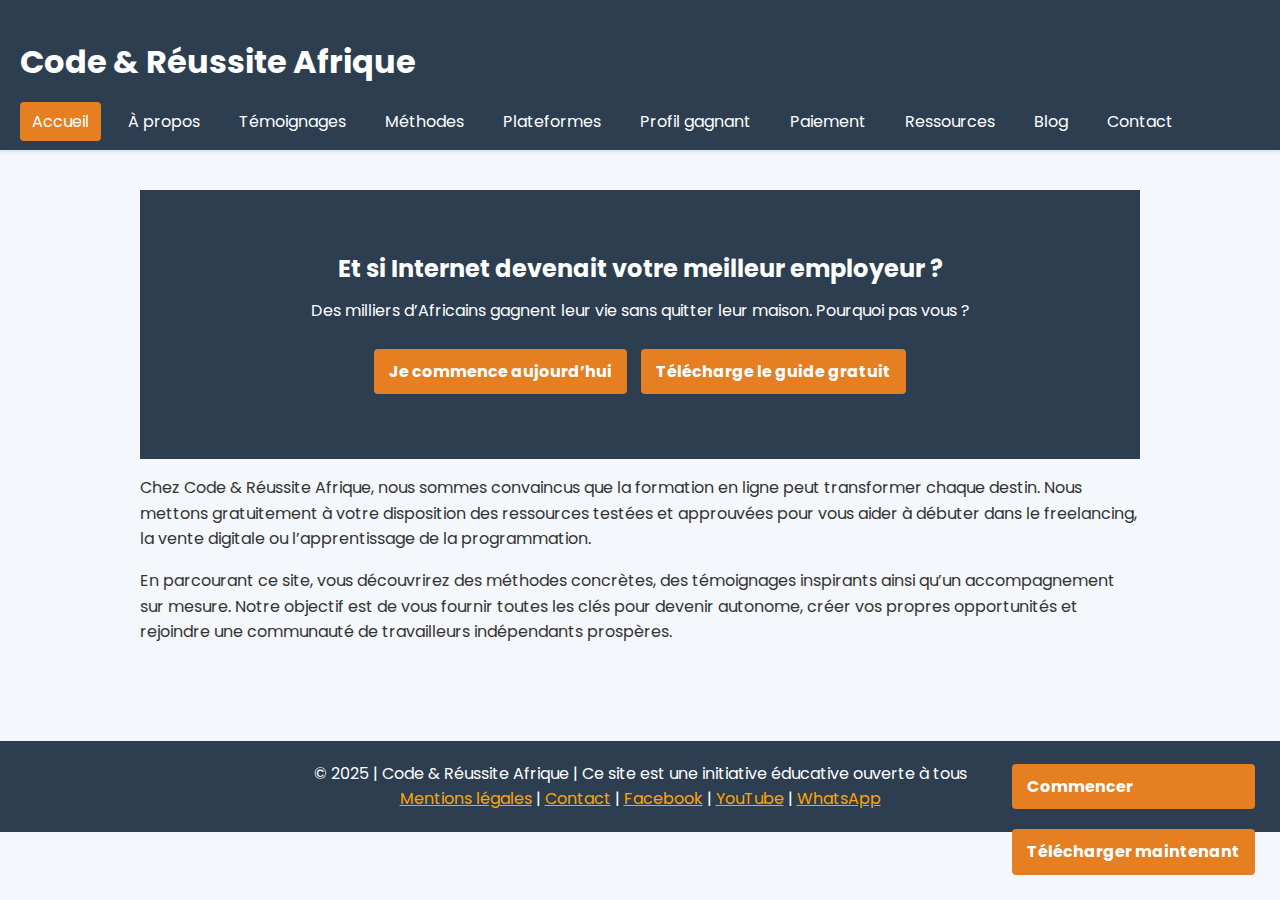
<file: index.html>
<!DOCTYPE html>
<html lang="fr">
<head>
  <meta charset="UTF-8">
  <meta name="viewport" content="width=device-width, initial-scale=1.0">
  <title>Code &amp; Réussite Afrique - Accueil</title>
  <link href="https://fonts.googleapis.com/css2?family=Poppins:wght@400;700&display=swap" rel="stylesheet">
  <link rel="stylesheet" href="style.css">
</head>
<body>
<header>
  <h1>Code &amp; Réussite Afrique</h1>
  <nav>
    <ul>
      <li><a href="index.html" class="active">Accueil</a></li>
      <li><a href="a-propos.html">À propos</a></li>
      <li><a href="temoignages.html">Témoignages</a></li>
      <li><a href="methodes.html">Méthodes</a></li>
      <li><a href="plateformes.html">Plateformes</a></li>
      <li><a href="profil.html">Profil gagnant</a></li>
      <li><a href="paiement.html">Paiement</a></li>
      <li><a href="ressources.html">Ressources</a></li>
      <li><a href="blog.html">Blog</a></li>
      <li><a href="contact.html">Contact</a></li>
    </ul>
  </nav>
</header>
<main>
  <section class="banner">
    <h2>Et si Internet devenait votre meilleur employeur ?</h2>
    <p>Des milliers d’Africains gagnent leur vie sans quitter leur maison. Pourquoi pas vous ?</p>
    <a href="contact.html" class="button">Je commence aujourd’hui</a>
    <a href="ressources.html" class="button">Télécharge le guide gratuit</a>
  </section>
  <section>
    <p>Chez Code &amp; Réussite Afrique, nous sommes convaincus que la formation en ligne peut transformer chaque destin. Nous mettons gratuitement à votre disposition des ressources testées et approuvées pour vous aider à débuter dans le freelancing, la vente digitale ou l’apprentissage de la programmation.</p>
    <p>En parcourant ce site, vous découvrirez des méthodes concrètes, des témoignages inspirants ainsi qu’un accompagnement sur mesure. Notre objectif est de vous fournir toutes les clés pour devenir autonome, créer vos propres opportunités et rejoindre une communauté de travailleurs indépendants prospères.</p>
  </section>
</main>
<div class="cta-floating">
  <a href="contact.html" class="button">Commencer</a>
  <a href="ressources.html" class="button">Télécharger maintenant</a>
</div>
<footer>
  © 2025 | Code &amp; Réussite Afrique | Ce site est une initiative éducative ouverte à tous<br>
  <a href="contact.html" style="color:#FFA500;">Mentions légales</a> | <a href="contact.html" style="color:#FFA500;">Contact</a> | <a href="#" style="color:#FFA500;">Facebook</a> | <a href="#" style="color:#FFA500;">YouTube</a> | <a href="#" style="color:#FFA500;">WhatsApp</a>
</footer>
</body>
</html>
</file>
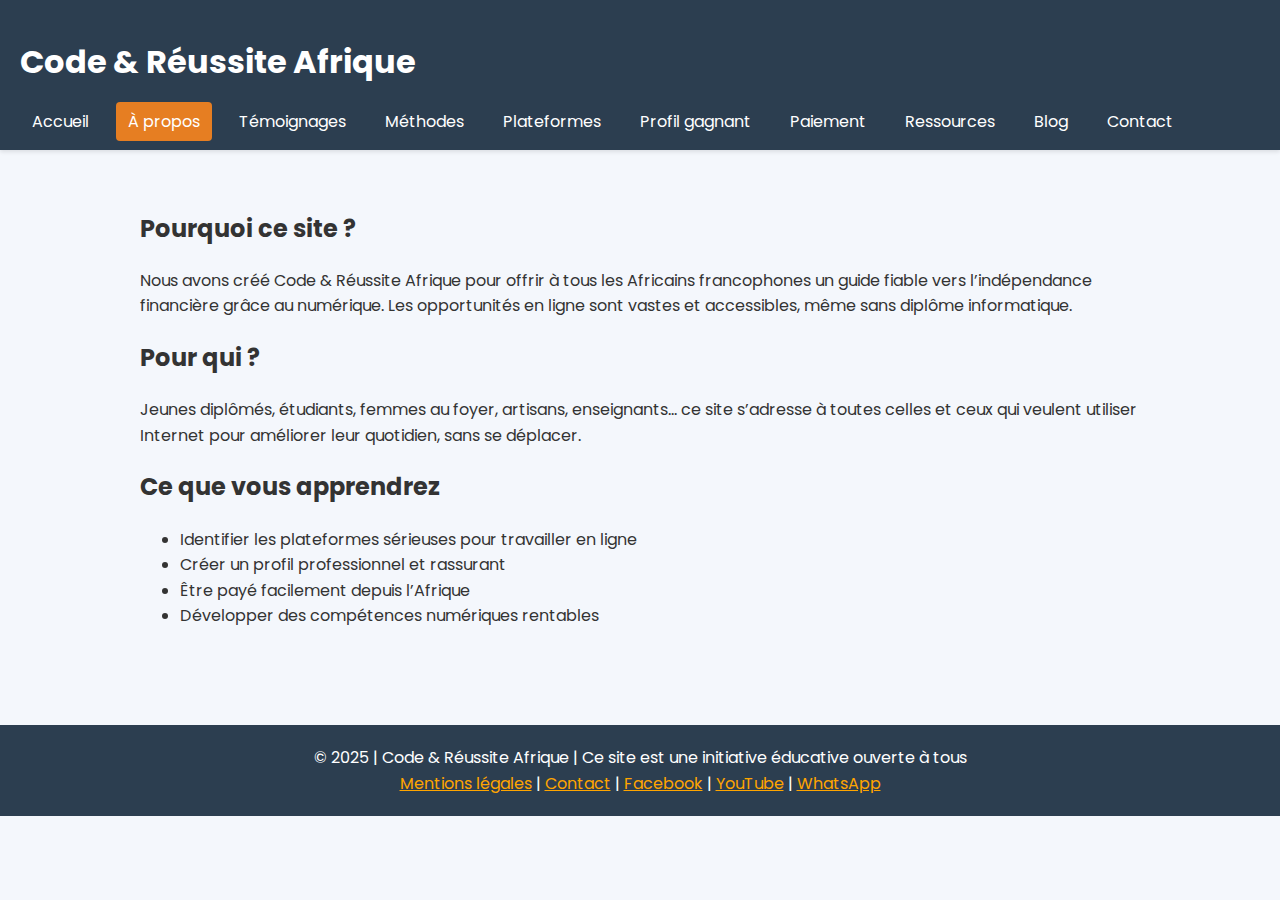
<file: a-propos.html>
<!DOCTYPE html>
<html lang="fr">
<head>
  <meta charset="UTF-8">
  <meta name="viewport" content="width=device-width, initial-scale=1.0">
  <title>À propos - Code &amp; Réussite Afrique</title>
    <link href="https://fonts.googleapis.com/css2?family=Poppins:wght@400;700&display=swap" rel="stylesheet">
    <link rel="stylesheet" href="style.css">
</head>
<body>
<header>
  <h1>Code &amp; Réussite Afrique</h1>
  <nav>
    <ul>
      <li><a href="index.html">Accueil</a></li>
      <li><a href="a-propos.html" class="active">À propos</a></li>
      <li><a href="temoignages.html">Témoignages</a></li>
      <li><a href="methodes.html">Méthodes</a></li>
      <li><a href="plateformes.html">Plateformes</a></li>
      <li><a href="profil.html">Profil gagnant</a></li>
      <li><a href="paiement.html">Paiement</a></li>
      <li><a href="ressources.html">Ressources</a></li>
      <li><a href="blog.html">Blog</a></li>
      <li><a href="contact.html">Contact</a></li>
    </ul>
  </nav>
</header>
<main>
  <h2>Pourquoi ce site ?</h2>
  <p>Nous avons créé Code &amp; Réussite Afrique pour offrir à tous les Africains francophones un guide fiable vers l’indépendance financière grâce au numérique. Les opportunités en ligne sont vastes et accessibles, même sans diplôme informatique.</p>
  <h2>Pour qui ?</h2>
  <p>Jeunes diplômés, étudiants, femmes au foyer, artisans, enseignants… ce site s’adresse à toutes celles et ceux qui veulent utiliser Internet pour améliorer leur quotidien, sans se déplacer.</p>
  <h2>Ce que vous apprendrez</h2>
  <ul>
    <li>Identifier les plateformes sérieuses pour travailler en ligne</li>
    <li>Créer un profil professionnel et rassurant</li>
    <li>Être payé facilement depuis l’Afrique</li>
    <li>Développer des compétences numériques rentables</li>
  </ul>
</main>
<footer>
  © 2025 | Code &amp; Réussite Afrique | Ce site est une initiative éducative ouverte à tous<br>
  <a href="contact.html" style="color:#FFA500;">Mentions légales</a> | <a href="contact.html" style="color:#FFA500;">Contact</a> | <a href="#" style="color:#FFA500;">Facebook</a> | <a href="#" style="color:#FFA500;">YouTube</a> | <a href="#" style="color:#FFA500;">WhatsApp</a>
</footer>
</body>
</html>
</file>
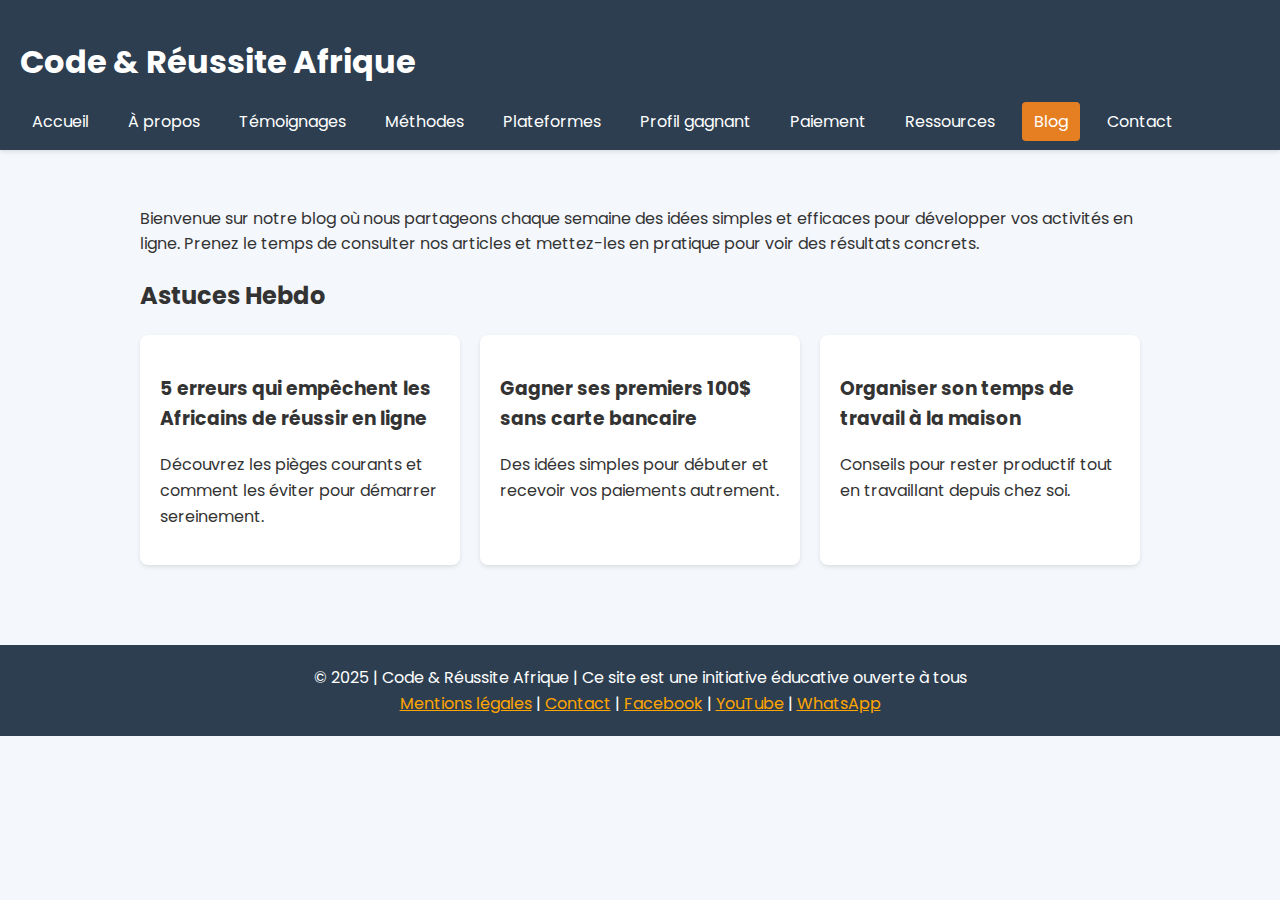
<file: blog.html>
<!DOCTYPE html>
<html lang="fr">
<head>
  <meta charset="UTF-8">
  <meta name="viewport" content="width=device-width, initial-scale=1.0">
  <title>Blog - Code &amp; Réussite Afrique</title>
    <link href="https://fonts.googleapis.com/css2?family=Poppins:wght@400;700&display=swap" rel="stylesheet">
    <link rel="stylesheet" href="style.css">
</head>
<body>
<header>
  <h1>Code &amp; Réussite Afrique</h1>
  <nav>
    <ul>
      <li><a href="index.html">Accueil</a></li>
      <li><a href="a-propos.html">À propos</a></li>
      <li><a href="temoignages.html">Témoignages</a></li>
      <li><a href="methodes.html">Méthodes</a></li>
      <li><a href="plateformes.html">Plateformes</a></li>
      <li><a href="profil.html">Profil gagnant</a></li>
      <li><a href="paiement.html">Paiement</a></li>
      <li><a href="ressources.html">Ressources</a></li>
      <li><a href="blog.html" class="active">Blog</a></li>
      <li><a href="contact.html">Contact</a></li>
    </ul>
  </nav>
</header>
<main>
    <p>Bienvenue sur notre blog où nous partageons chaque semaine des idées simples et efficaces pour développer vos activités en ligne. Prenez le temps de consulter nos articles et mettez-les en pratique pour voir des résultats concrets.</p>
  <h2>Astuces Hebdo</h2>
  <div class="cards">
    <div class="card">
      <h3>5 erreurs qui empêchent les Africains de réussir en ligne</h3>
      <p>Découvrez les pièges courants et comment les éviter pour démarrer sereinement.</p>
    </div>
    <div class="card">
      <h3>Gagner ses premiers 100$ sans carte bancaire</h3>
      <p>Des idées simples pour débuter et recevoir vos paiements autrement.</p>
    </div>
    <div class="card">
      <h3>Organiser son temps de travail à la maison</h3>
      <p>Conseils pour rester productif tout en travaillant depuis chez soi.</p>
    </div>
  </div>
</main>
<footer>
  © 2025 | Code &amp; Réussite Afrique | Ce site est une initiative éducative ouverte à tous<br>
  <a href="contact.html" style="color:#FFA500;">Mentions légales</a> | <a href="contact.html" style="color:#FFA500;">Contact</a> | <a href="#" style="color:#FFA500;">Facebook</a> | <a href="#" style="color:#FFA500;">YouTube</a> | <a href="#" style="color:#FFA500;">WhatsApp</a>
</footer>
</body>
</html>
</file>
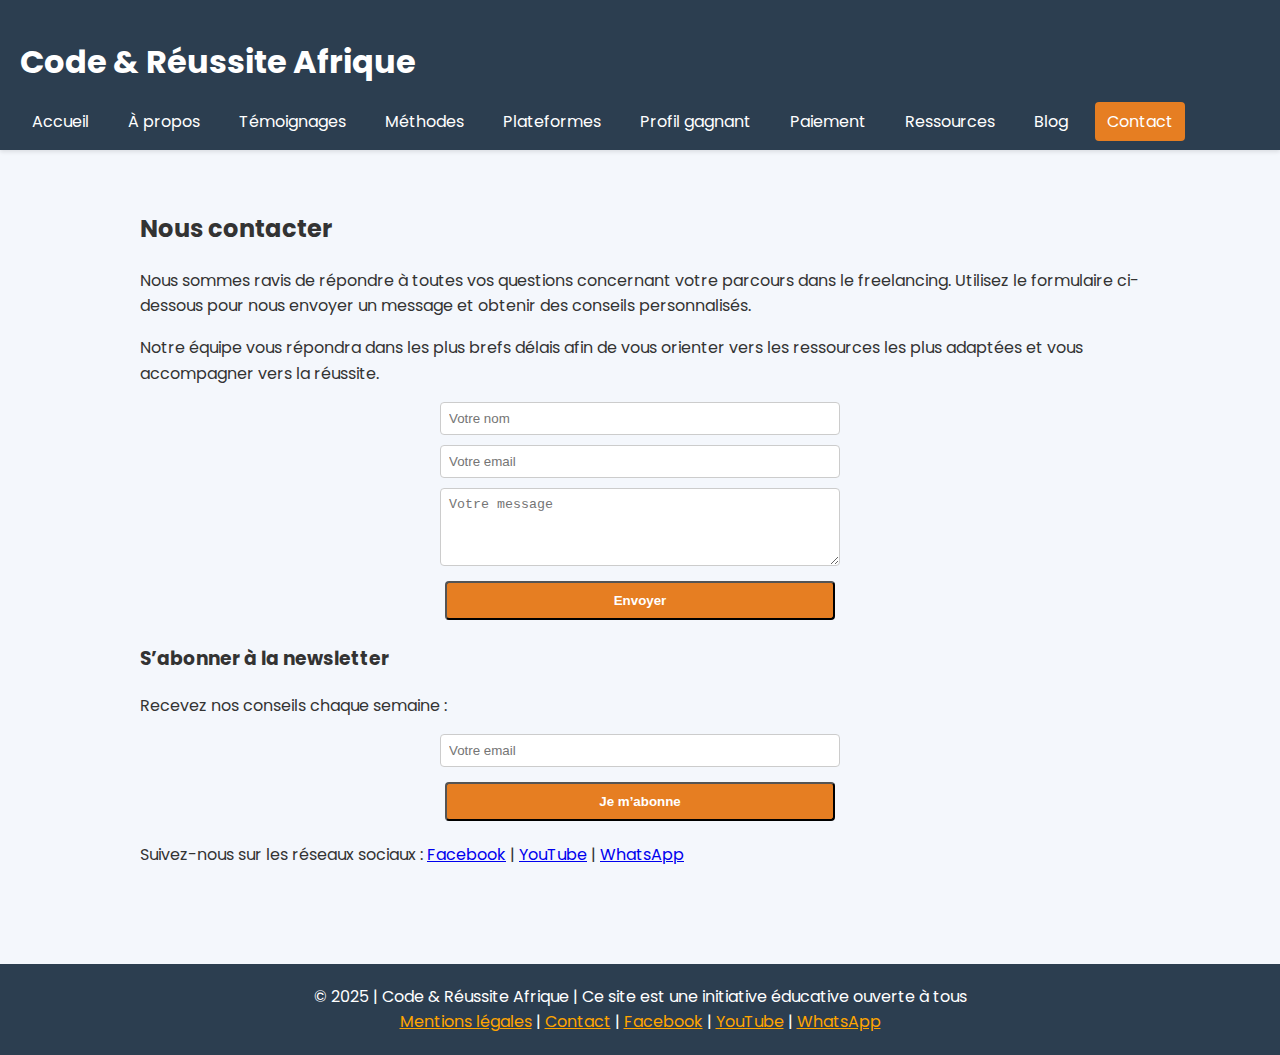
<file: contact.html>
<!DOCTYPE html>
<html lang="fr">
<head>
  <meta charset="UTF-8">
  <meta name="viewport" content="width=device-width, initial-scale=1.0">
  <title>Contact - Code &amp; Réussite Afrique</title>
    <link href="https://fonts.googleapis.com/css2?family=Poppins:wght@400;700&display=swap" rel="stylesheet">
    <link rel="stylesheet" href="style.css">
</head>
<body>
<header>
  <h1>Code &amp; Réussite Afrique</h1>
  <nav>
    <ul>
      <li><a href="index.html">Accueil</a></li>
      <li><a href="a-propos.html">À propos</a></li>
      <li><a href="temoignages.html">Témoignages</a></li>
      <li><a href="methodes.html">Méthodes</a></li>
      <li><a href="plateformes.html">Plateformes</a></li>
      <li><a href="profil.html">Profil gagnant</a></li>
      <li><a href="paiement.html">Paiement</a></li>
      <li><a href="ressources.html">Ressources</a></li>
      <li><a href="blog.html">Blog</a></li>
      <li><a href="contact.html" class="active">Contact</a></li>
    </ul>
  </nav>
</header>
<main>
  <h2>Nous contacter</h2>
    <p>Nous sommes ravis de répondre à toutes vos questions concernant votre parcours dans le freelancing. Utilisez le formulaire ci-dessous pour nous envoyer un message et obtenir des conseils personnalisés.</p>
    <p>Notre équipe vous répondra dans les plus brefs délais afin de vous orienter vers les ressources les plus adaptées et vous accompagner vers la réussite.</p>
  <form>
    <input type="text" placeholder="Votre nom" required>
    <input type="email" placeholder="Votre email" required>
    <textarea rows="4" placeholder="Votre message" required></textarea>
    <button type="submit" class="button">Envoyer</button>
  </form>
  <h3>S’abonner à la newsletter</h3>
  <p>Recevez nos conseils chaque semaine :</p>
  <form>
    <input type="email" placeholder="Votre email" required>
    <button type="submit" class="button">Je m’abonne</button>
  </form>
  <p>Suivez-nous sur les réseaux sociaux : <a href="#">Facebook</a> | <a href="#">YouTube</a> | <a href="#">WhatsApp</a></p>
</main>
<footer>
  © 2025 | Code &amp; Réussite Afrique | Ce site est une initiative éducative ouverte à tous<br>
  <a href="contact.html" style="color:#FFA500;">Mentions légales</a> | <a href="contact.html" style="color:#FFA500;">Contact</a> | <a href="#" style="color:#FFA500;">Facebook</a> | <a href="#" style="color:#FFA500;">YouTube</a> | <a href="#" style="color:#FFA500;">WhatsApp</a>
</footer>
</body>
</html>
</file>
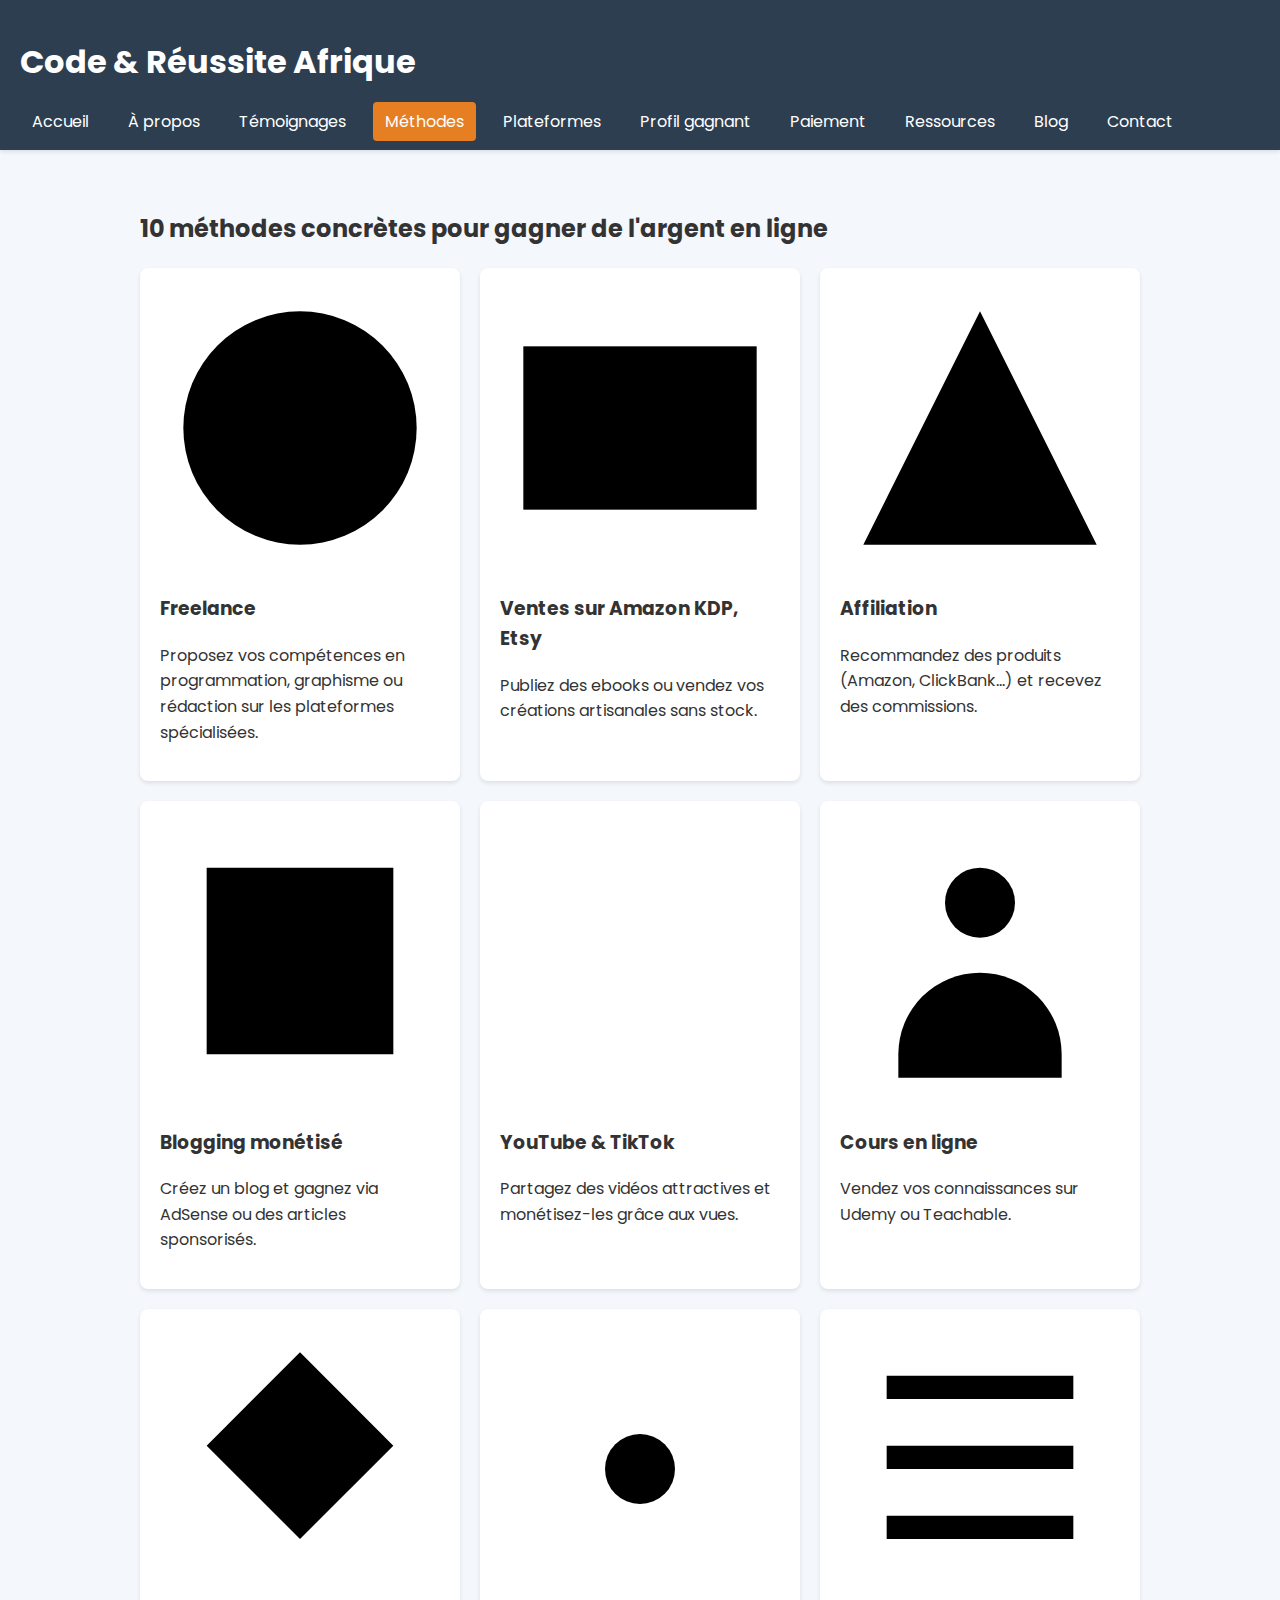
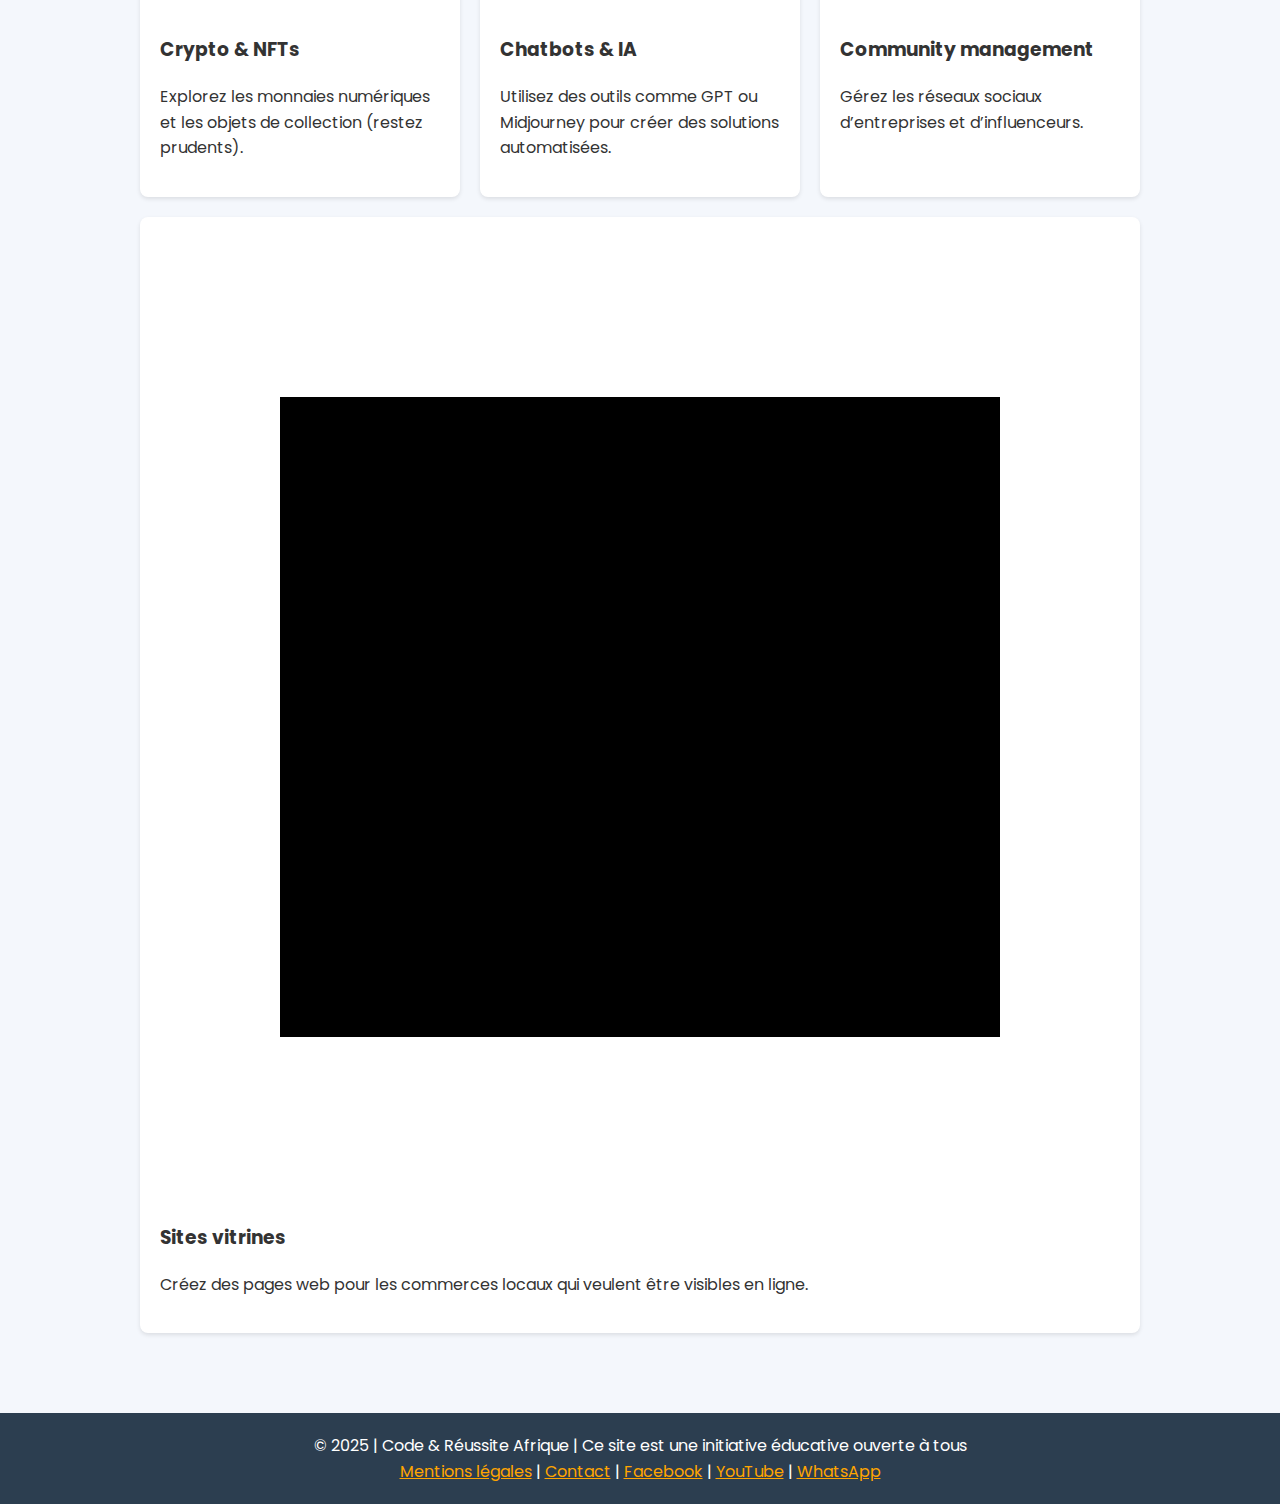
<file: methodes.html>
<!DOCTYPE html>
<html lang="fr">
<head>
  <meta charset="UTF-8">
  <meta name="viewport" content="width=device-width, initial-scale=1.0">
  <title>Méthodes - Code &amp; Réussite Afrique</title>
    <link href="https://fonts.googleapis.com/css2?family=Poppins:wght@400;700&display=swap" rel="stylesheet">
    <link rel="stylesheet" href="style.css">
</head>
<body>
<header>
  <h1>Code &amp; Réussite Afrique</h1>
  <nav>
    <ul>
      <li><a href="index.html">Accueil</a></li>
      <li><a href="a-propos.html">À propos</a></li>
      <li><a href="temoignages.html">Témoignages</a></li>
      <li><a href="methodes.html" class="active">Méthodes</a></li>
      <li><a href="plateformes.html">Plateformes</a></li>
      <li><a href="profil.html">Profil gagnant</a></li>
      <li><a href="paiement.html">Paiement</a></li>
      <li><a href="ressources.html">Ressources</a></li>
      <li><a href="blog.html">Blog</a></li>
      <li><a href="contact.html">Contact</a></li>
    </ul>
  </nav>
</header>
<main>
  <h2>10 méthodes concrètes pour gagner de l'argent en ligne</h2>
  <div class="cards">
    <div class="card">
      <svg viewBox="0 0 24 24"><circle cx="12" cy="12" r="10"/></svg>
      <h3>Freelance</h3>
      <p>Proposez vos compétences en programmation, graphisme ou rédaction sur les plateformes spécialisées.</p>
    </div>
    <div class="card">
      <svg viewBox="0 0 24 24"><rect width="20" height="14" x="2" y="5"/></svg>
      <h3>Ventes sur Amazon KDP, Etsy</h3>
      <p>Publiez des ebooks ou vendez vos créations artisanales sans stock.</p>
    </div>
    <div class="card">
      <svg viewBox="0 0 24 24"><polygon points="12,2 22,22 2,22"/></svg>
      <h3>Affiliation</h3>
      <p>Recommandez des produits (Amazon, ClickBank…) et recevez des commissions.</p>
    </div>
    <div class="card">
      <svg viewBox="0 0 24 24"><path d="M4 4h16v16H4z"/></svg>
      <h3>Blogging monétisé</h3>
      <p>Créez un blog et gagnez via AdSense ou des articles sponsorisés.</p>
    </div>
    <div class="card">
      <svg viewBox="0 0 24 24"><path d="M12 2v20M2 12h20"/></svg>
      <h3>YouTube &amp; TikTok</h3>
      <p>Partagez des vidéos attractives et monétisez-les grâce aux vues.</p>
    </div>
    <div class="card">
      <svg viewBox="0 0 24 24"><circle cx="12" cy="7" r="3"/><path d="M5 22v-2a7 7 0 0114 0v2"/></svg>
      <h3>Cours en ligne</h3>
      <p>Vendez vos connaissances sur Udemy ou Teachable.</p>
    </div>
    <div class="card">
      <svg viewBox="0 0 24 24"><path d="M12 2l8 8-8 8-8-8z"/></svg>
      <h3>Crypto &amp; NFTs</h3>
      <p>Explorez les monnaies numériques et les objets de collection (restez prudents).</p>
    </div>
    <div class="card">
      <svg viewBox="0 0 24 24"><circle cx="12" cy="12" r="3"/><path d="M12 2v2M12 20v2M2 12h2M20 12h2"/></svg>
      <h3>Chatbots &amp; IA</h3>
      <p>Utilisez des outils comme GPT ou Midjourney pour créer des solutions automatisées.</p>
    </div>
    <div class="card">
      <svg viewBox="0 0 24 24"><path d="M4 4h16v2H4zM4 10h16v2H4zM4 16h16v2H4z"/></svg>
      <h3>Community management</h3>
      <p>Gérez les réseaux sociaux d’entreprises et d’influenceurs.</p>
    </div>
    <div class="card">
      <svg viewBox="0 0 24 24"><path d="M3 4h18v16H3z"/></svg>
      <h3>Sites vitrines</h3>
      <p>Créez des pages web pour les commerces locaux qui veulent être visibles en ligne.</p>
    </div>
  </div>
</main>
<footer>
  © 2025 | Code &amp; Réussite Afrique | Ce site est une initiative éducative ouverte à tous<br>
  <a href="contact.html" style="color:#FFA500;">Mentions légales</a> | <a href="contact.html" style="color:#FFA500;">Contact</a> | <a href="#" style="color:#FFA500;">Facebook</a> | <a href="#" style="color:#FFA500;">YouTube</a> | <a href="#" style="color:#FFA500;">WhatsApp</a>
</footer>
</body>
</html>
</file>
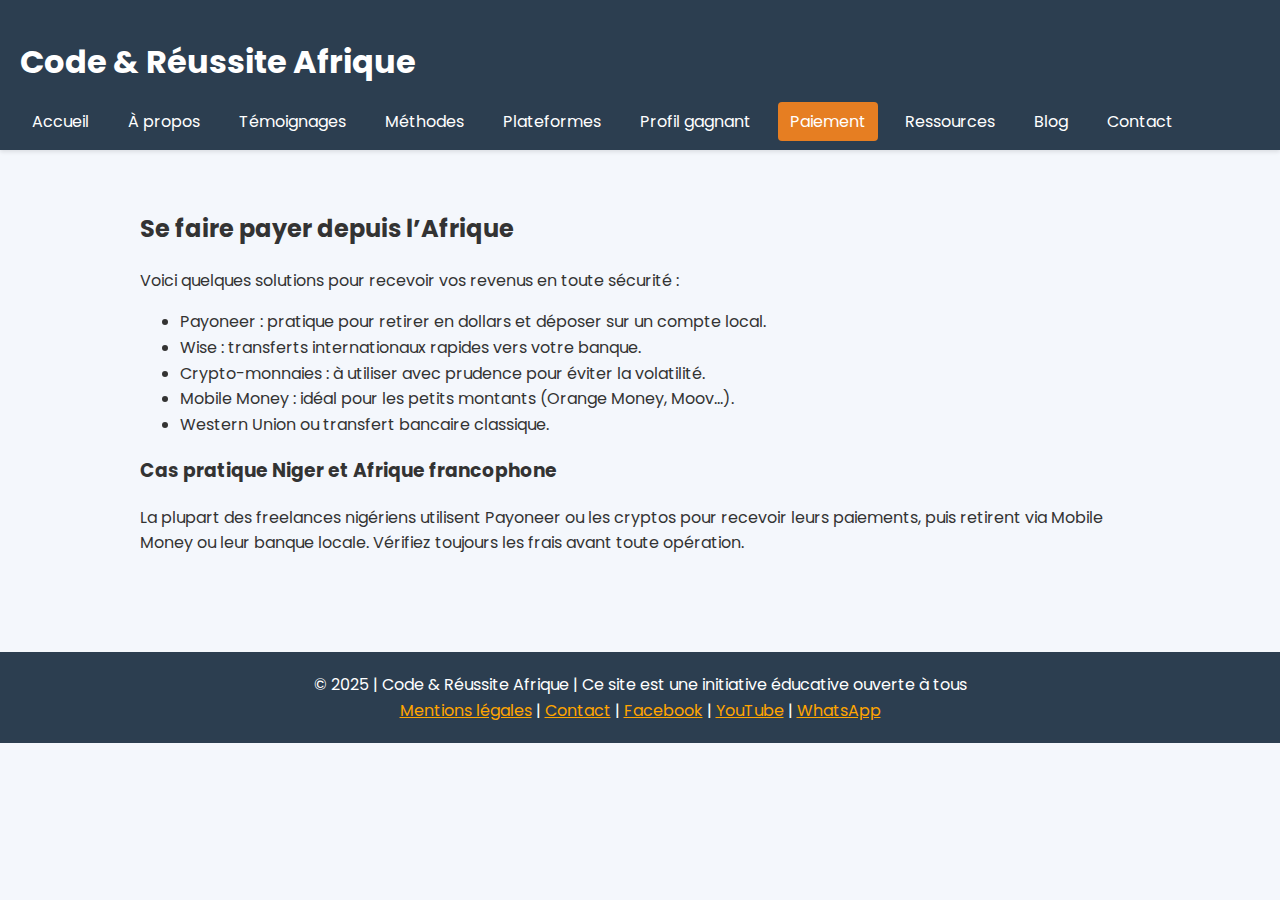
<file: paiement.html>
<!DOCTYPE html>
<html lang="fr">
<head>
  <meta charset="UTF-8">
  <meta name="viewport" content="width=device-width, initial-scale=1.0">
  <title>Paiement - Code &amp; Réussite Afrique</title>
    <link href="https://fonts.googleapis.com/css2?family=Poppins:wght@400;700&display=swap" rel="stylesheet">
    <link rel="stylesheet" href="style.css">
</head>
<body>
<header>
  <h1>Code &amp; Réussite Afrique</h1>
  <nav>
    <ul>
      <li><a href="index.html">Accueil</a></li>
      <li><a href="a-propos.html">À propos</a></li>
      <li><a href="temoignages.html">Témoignages</a></li>
      <li><a href="methodes.html">Méthodes</a></li>
      <li><a href="plateformes.html">Plateformes</a></li>
      <li><a href="profil.html">Profil gagnant</a></li>
      <li><a href="paiement.html" class="active">Paiement</a></li>
      <li><a href="ressources.html">Ressources</a></li>
      <li><a href="blog.html">Blog</a></li>
      <li><a href="contact.html">Contact</a></li>
    </ul>
  </nav>
</header>
<main>
  <h2>Se faire payer depuis l’Afrique</h2>
  <p>Voici quelques solutions pour recevoir vos revenus en toute sécurité :</p>
  <ul>
    <li>Payoneer : pratique pour retirer en dollars et déposer sur un compte local.</li>
    <li>Wise : transferts internationaux rapides vers votre banque.</li>
    <li>Crypto-monnaies : à utiliser avec prudence pour éviter la volatilité.</li>
    <li>Mobile Money : idéal pour les petits montants (Orange Money, Moov…).</li>
    <li>Western Union ou transfert bancaire classique.</li>
  </ul>
  <h3>Cas pratique Niger et Afrique francophone</h3>
  <p>La plupart des freelances nigériens utilisent Payoneer ou les cryptos pour recevoir leurs paiements, puis retirent via Mobile Money ou leur banque locale. Vérifiez toujours les frais avant toute opération.</p>
</main>
<footer>
  © 2025 | Code &amp; Réussite Afrique | Ce site est une initiative éducative ouverte à tous<br>
  <a href="contact.html" style="color:#FFA500;">Mentions légales</a> | <a href="contact.html" style="color:#FFA500;">Contact</a> | <a href="#" style="color:#FFA500;">Facebook</a> | <a href="#" style="color:#FFA500;">YouTube</a> | <a href="#" style="color:#FFA500;">WhatsApp</a>
</footer>
</body>
</html>
</file>
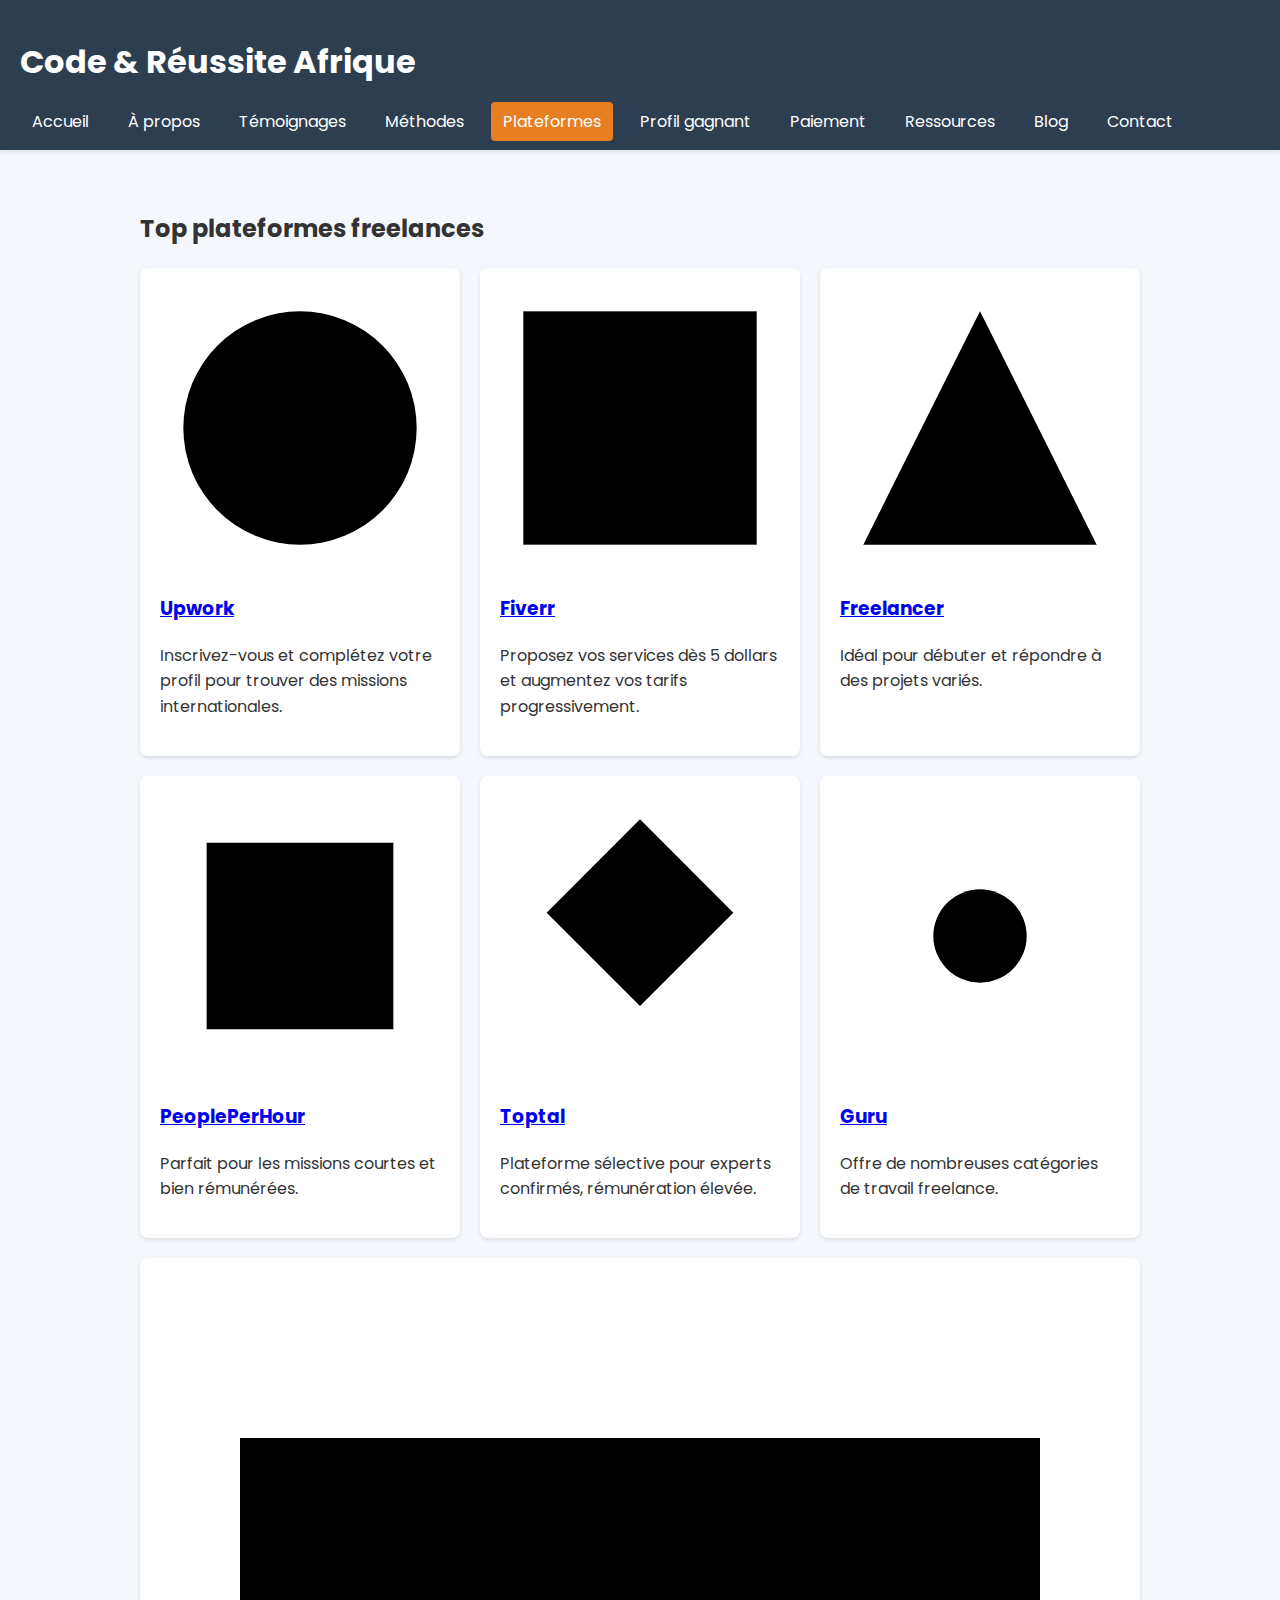
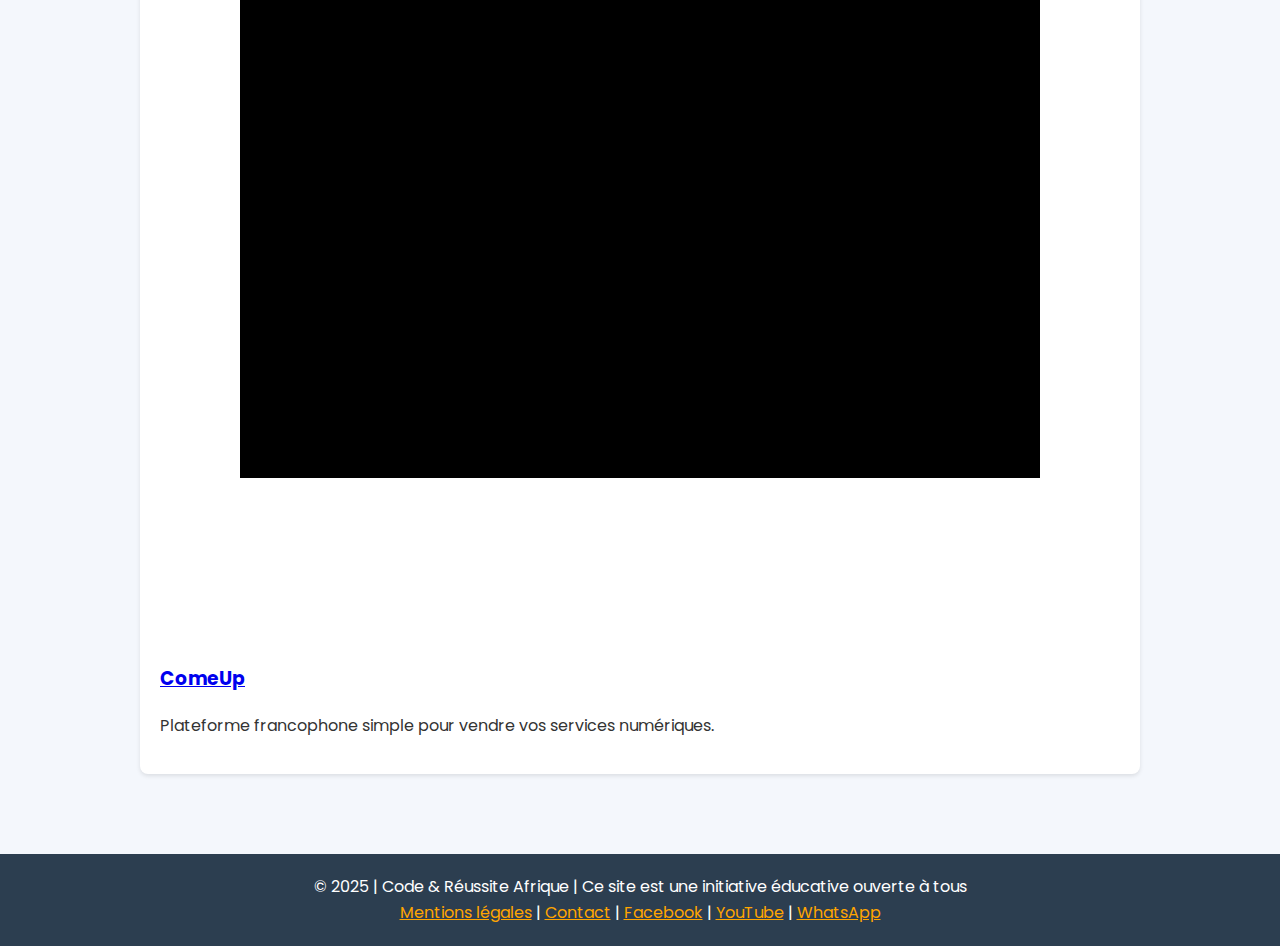
<file: plateformes.html>
<!DOCTYPE html>
<html lang="fr">
<head>
  <meta charset="UTF-8">
  <meta name="viewport" content="width=device-width, initial-scale=1.0">
  <title>Plateformes freelances - Code &amp; Réussite Afrique</title>
    <link href="https://fonts.googleapis.com/css2?family=Poppins:wght@400;700&display=swap" rel="stylesheet">
    <link rel="stylesheet" href="style.css">
</head>
<body>
<header>
  <h1>Code &amp; Réussite Afrique</h1>
  <nav>
    <ul>
      <li><a href="index.html">Accueil</a></li>
      <li><a href="a-propos.html">À propos</a></li>
      <li><a href="temoignages.html">Témoignages</a></li>
      <li><a href="methodes.html">Méthodes</a></li>
      <li><a href="plateformes.html" class="active">Plateformes</a></li>
      <li><a href="profil.html">Profil gagnant</a></li>
      <li><a href="paiement.html">Paiement</a></li>
      <li><a href="ressources.html">Ressources</a></li>
      <li><a href="blog.html">Blog</a></li>
      <li><a href="contact.html">Contact</a></li>
    </ul>
  </nav>
</header>
<main>
  <h2>Top plateformes freelances</h2>
  <div class="cards">
    <div class="card">
      <svg viewBox="0 0 24 24"><circle cx="12" cy="12" r="10"/></svg>
      <h3><a href="https://www.upwork.com" target="_blank">Upwork</a></h3>
      <p>Inscrivez-vous et complétez votre profil pour trouver des missions internationales.</p>
    </div>
    <div class="card">
      <svg viewBox="0 0 24 24"><rect x="2" y="2" width="20" height="20"/></svg>
      <h3><a href="https://www.fiverr.com" target="_blank">Fiverr</a></h3>
      <p>Proposez vos services dès 5 dollars et augmentez vos tarifs progressivement.</p>
    </div>
    <div class="card">
      <svg viewBox="0 0 24 24"><polygon points="12,2 22,22 2,22"/></svg>
      <h3><a href="https://www.freelancer.com" target="_blank">Freelancer</a></h3>
      <p>Idéal pour débuter et répondre à des projets variés.</p>
    </div>
    <div class="card">
      <svg viewBox="0 0 24 24"><path d="M4 4h16v16H4z"/></svg>
      <h3><a href="https://www.peopleperhour.com" target="_blank">PeoplePerHour</a></h3>
      <p>Parfait pour les missions courtes et bien rémunérées.</p>
    </div>
    <div class="card">
      <svg viewBox="0 0 24 24"><path d="M12 2l8 8-8 8-8-8z"/></svg>
      <h3><a href="https://www.toptal.com" target="_blank">Toptal</a></h3>
      <p>Plateforme sélective pour experts confirmés, rémunération élevée.</p>
    </div>
    <div class="card">
      <svg viewBox="0 0 24 24"><circle cx="12" cy="12" r="4"/><path d="M2 12h4M18 12h4"/></svg>
      <h3><a href="https://www.guru.com" target="_blank">Guru</a></h3>
      <p>Offre de nombreuses catégories de travail freelance.</p>
    </div>
    <div class="card">
      <svg viewBox="0 0 24 24"><path d="M2 4h20v16H2z"/></svg>
      <h3><a href="https://comeup.com" target="_blank">ComeUp</a></h3>
      <p>Plateforme francophone simple pour vendre vos services numériques.</p>
    </div>
  </div>
</main>
<footer>
  © 2025 | Code &amp; Réussite Afrique | Ce site est une initiative éducative ouverte à tous<br>
  <a href="contact.html" style="color:#FFA500;">Mentions légales</a> | <a href="contact.html" style="color:#FFA500;">Contact</a> | <a href="#" style="color:#FFA500;">Facebook</a> | <a href="#" style="color:#FFA500;">YouTube</a> | <a href="#" style="color:#FFA500;">WhatsApp</a>
</footer>
</body>
</html>
</file>
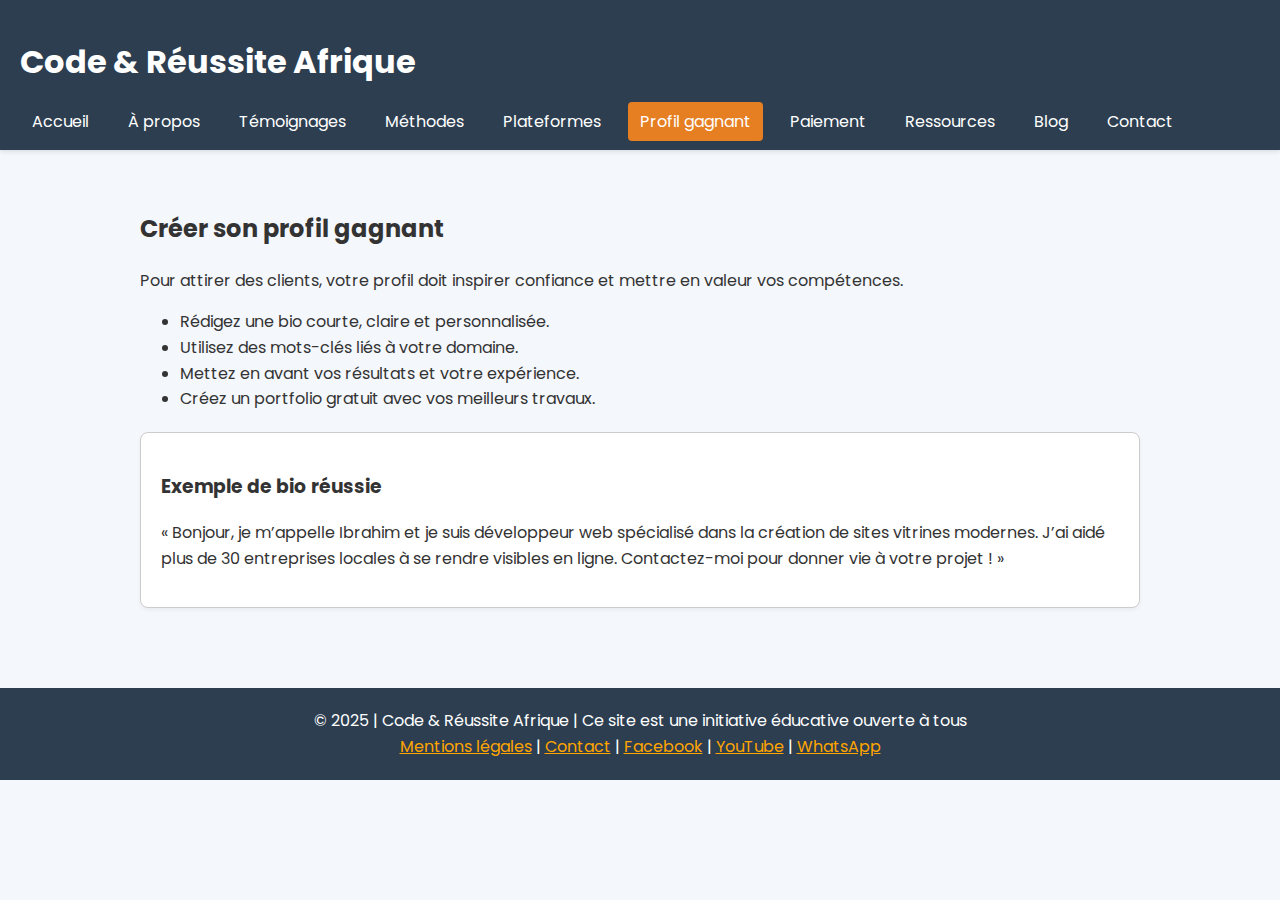
<file: profil.html>
<!DOCTYPE html>
<html lang="fr">
<head>
  <meta charset="UTF-8">
  <meta name="viewport" content="width=device-width, initial-scale=1.0">
  <title>Profil gagnant - Code &amp; Réussite Afrique</title>
    <link href="https://fonts.googleapis.com/css2?family=Poppins:wght@400;700&display=swap" rel="stylesheet">
    <link rel="stylesheet" href="style.css">
</head>
<body>
<header>
  <h1>Code &amp; Réussite Afrique</h1>
  <nav>
    <ul>
      <li><a href="index.html">Accueil</a></li>
      <li><a href="a-propos.html">À propos</a></li>
      <li><a href="temoignages.html">Témoignages</a></li>
      <li><a href="methodes.html">Méthodes</a></li>
      <li><a href="plateformes.html">Plateformes</a></li>
      <li><a href="profil.html" class="active">Profil gagnant</a></li>
      <li><a href="paiement.html">Paiement</a></li>
      <li><a href="ressources.html">Ressources</a></li>
      <li><a href="blog.html">Blog</a></li>
      <li><a href="contact.html">Contact</a></li>
    </ul>
  </nav>
</header>
<main>
  <h2>Créer son profil gagnant</h2>
  <p>Pour attirer des clients, votre profil doit inspirer confiance et mettre en valeur vos compétences.</p>
  <ul>
    <li>Rédigez une bio courte, claire et personnalisée.</li>
    <li>Utilisez des mots-clés liés à votre domaine.</li>
    <li>Mettez en avant vos résultats et votre expérience.</li>
    <li>Créez un portfolio gratuit avec vos meilleurs travaux.</li>
  </ul>
  <div class="example">
    <h3>Exemple de bio réussie</h3>
    <p>« Bonjour, je m’appelle Ibrahim et je suis développeur web spécialisé dans la création de sites vitrines modernes. J’ai aidé plus de 30 entreprises locales à se rendre visibles en ligne. Contactez-moi pour donner vie à votre projet ! »</p>
  </div>
</main>
<footer>
  © 2025 | Code &amp; Réussite Afrique | Ce site est une initiative éducative ouverte à tous<br>
  <a href="contact.html" style="color:#FFA500;">Mentions légales</a> | <a href="contact.html" style="color:#FFA500;">Contact</a> | <a href="#" style="color:#FFA500;">Facebook</a> | <a href="#" style="color:#FFA500;">YouTube</a> | <a href="#" style="color:#FFA500;">WhatsApp</a>
</footer>
</body>
</html>
</file>
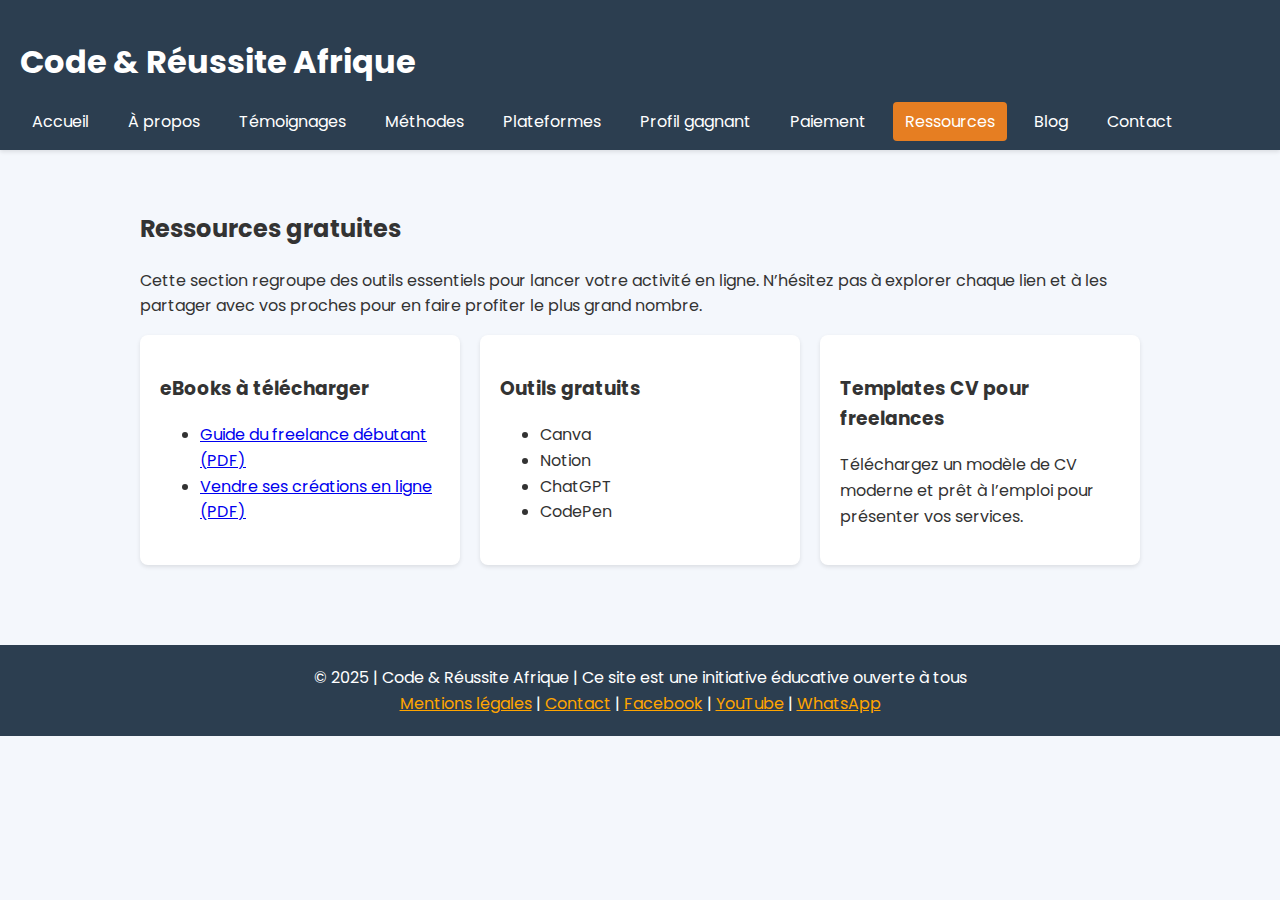
<file: ressources.html>
<!DOCTYPE html>
<html lang="fr">
<head>
  <meta charset="UTF-8">
  <meta name="viewport" content="width=device-width, initial-scale=1.0">
  <title>Ressources gratuites - Code &amp; Réussite Afrique</title>
    <link href="https://fonts.googleapis.com/css2?family=Poppins:wght@400;700&display=swap" rel="stylesheet">
    <link rel="stylesheet" href="style.css">
</head>
<body>
<header>
  <h1>Code &amp; Réussite Afrique</h1>
  <nav>
    <ul>
      <li><a href="index.html">Accueil</a></li>
      <li><a href="a-propos.html">À propos</a></li>
      <li><a href="temoignages.html">Témoignages</a></li>
      <li><a href="methodes.html">Méthodes</a></li>
      <li><a href="plateformes.html">Plateformes</a></li>
      <li><a href="profil.html">Profil gagnant</a></li>
      <li><a href="paiement.html">Paiement</a></li>
      <li><a href="ressources.html" class="active">Ressources</a></li>
      <li><a href="blog.html">Blog</a></li>
      <li><a href="contact.html">Contact</a></li>
    </ul>
  </nav>
</header>
<main>
  <h2>Ressources gratuites</h2>
    <p>Cette section regroupe des outils essentiels pour lancer votre activité en ligne. N’hésitez pas à explorer chaque lien et à les partager avec vos proches pour en faire profiter le plus grand nombre.</p>
  <div class="cards">
    <div class="card">
      <h3>eBooks à télécharger</h3>
      <ul>
        <li><a href="#">Guide du freelance débutant (PDF)</a></li>
        <li><a href="#">Vendre ses créations en ligne (PDF)</a></li>
      </ul>
    </div>
    <div class="card">
      <h3>Outils gratuits</h3>
      <ul>
        <li>Canva</li>
        <li>Notion</li>
        <li>ChatGPT</li>
        <li>CodePen</li>
      </ul>
    </div>
    <div class="card">
      <h3>Templates CV pour freelances</h3>
      <p>Téléchargez un modèle de CV moderne et prêt à l’emploi pour présenter vos services.</p>
    </div>
  </div>
</main>
<footer>
  © 2025 | Code &amp; Réussite Afrique | Ce site est une initiative éducative ouverte à tous<br>
  <a href="contact.html" style="color:#FFA500;">Mentions légales</a> | <a href="contact.html" style="color:#FFA500;">Contact</a> | <a href="#" style="color:#FFA500;">Facebook</a> | <a href="#" style="color:#FFA500;">YouTube</a> | <a href="#" style="color:#FFA500;">WhatsApp</a>
</footer>
</body>
</html>
</file>
<file: style.css>
body{
  font-family:'Poppins',sans-serif;
  margin:0;
  padding:0;
  background:#f4f7fc;
  color:#333;
  line-height:1.6;
}
header{
  background:#2c3e50;
  color:#fff;
  padding:15px 20px;
  box-shadow:0 2px 4px rgba(0,0,0,0.1);
}
nav ul{
  list-style:none;
  margin:0;
  padding:0;
  display:flex;
  flex-wrap:wrap;
}
nav li{margin-right:15px;}
nav a{
  color:#fff;
  text-decoration:none;
  padding:8px 12px;
  border-radius:4px;
  transition:background .3s;
}
nav a.active,nav a:hover{background:#e67e22;}
main{
  padding:40px 20px;
  max-width:1000px;
  margin:auto;
}
footer{
  background:#2c3e50;
  color:#fff;
  text-align:center;
  padding:20px;
  margin-top:40px;
}
.button{
  background:#e67e22;
  color:#fff;
  padding:10px 15px;
  border-radius:4px;
  text-decoration:none;
  font-weight:bold;
  display:inline-block;
  margin:5px;
}
.banner{
  text-align:center;
  padding:60px 20px;
  background:#2c3e50;
  color:#fff;
}
.banner h2{margin:0 0 10px;}
.banner p{margin:0 0 20px;}
.cards{
  display:flex;
  flex-wrap:wrap;
  gap:20px;
}
.card{
  flex:1 1 calc(33% - 20px);
  background:#fff;
  border-radius:8px;
  padding:20px;
  box-shadow:0 2px 4px rgba(0,0,0,0.1);
  box-sizing:border-box;
}
.card img{
  width:100px;
  height:100px;
  border-radius:50%;
}
.example{
  border:1px solid #ccc;
  border-radius:8px;
  padding:20px;
  background:#fff;
  box-shadow:0 2px 4px rgba(0,0,0,0.05);
  margin-top:20px;
}
form{
  max-width:400px;
  margin:auto;
  display:flex;
  flex-direction:column;
  gap:10px;
}
input,textarea{
  padding:8px;
  border:1px solid #ccc;
  border-radius:4px;
}
.cta-floating{
  position:fixed;
  bottom:20px;
  right:20px;
  display:flex;
  flex-direction:column;
  gap:10px;
  z-index:1000;
}
@media(max-width:768px){
  nav ul{flex-direction:column;}
  .card{flex:1 1 100%;}
}
</file>
